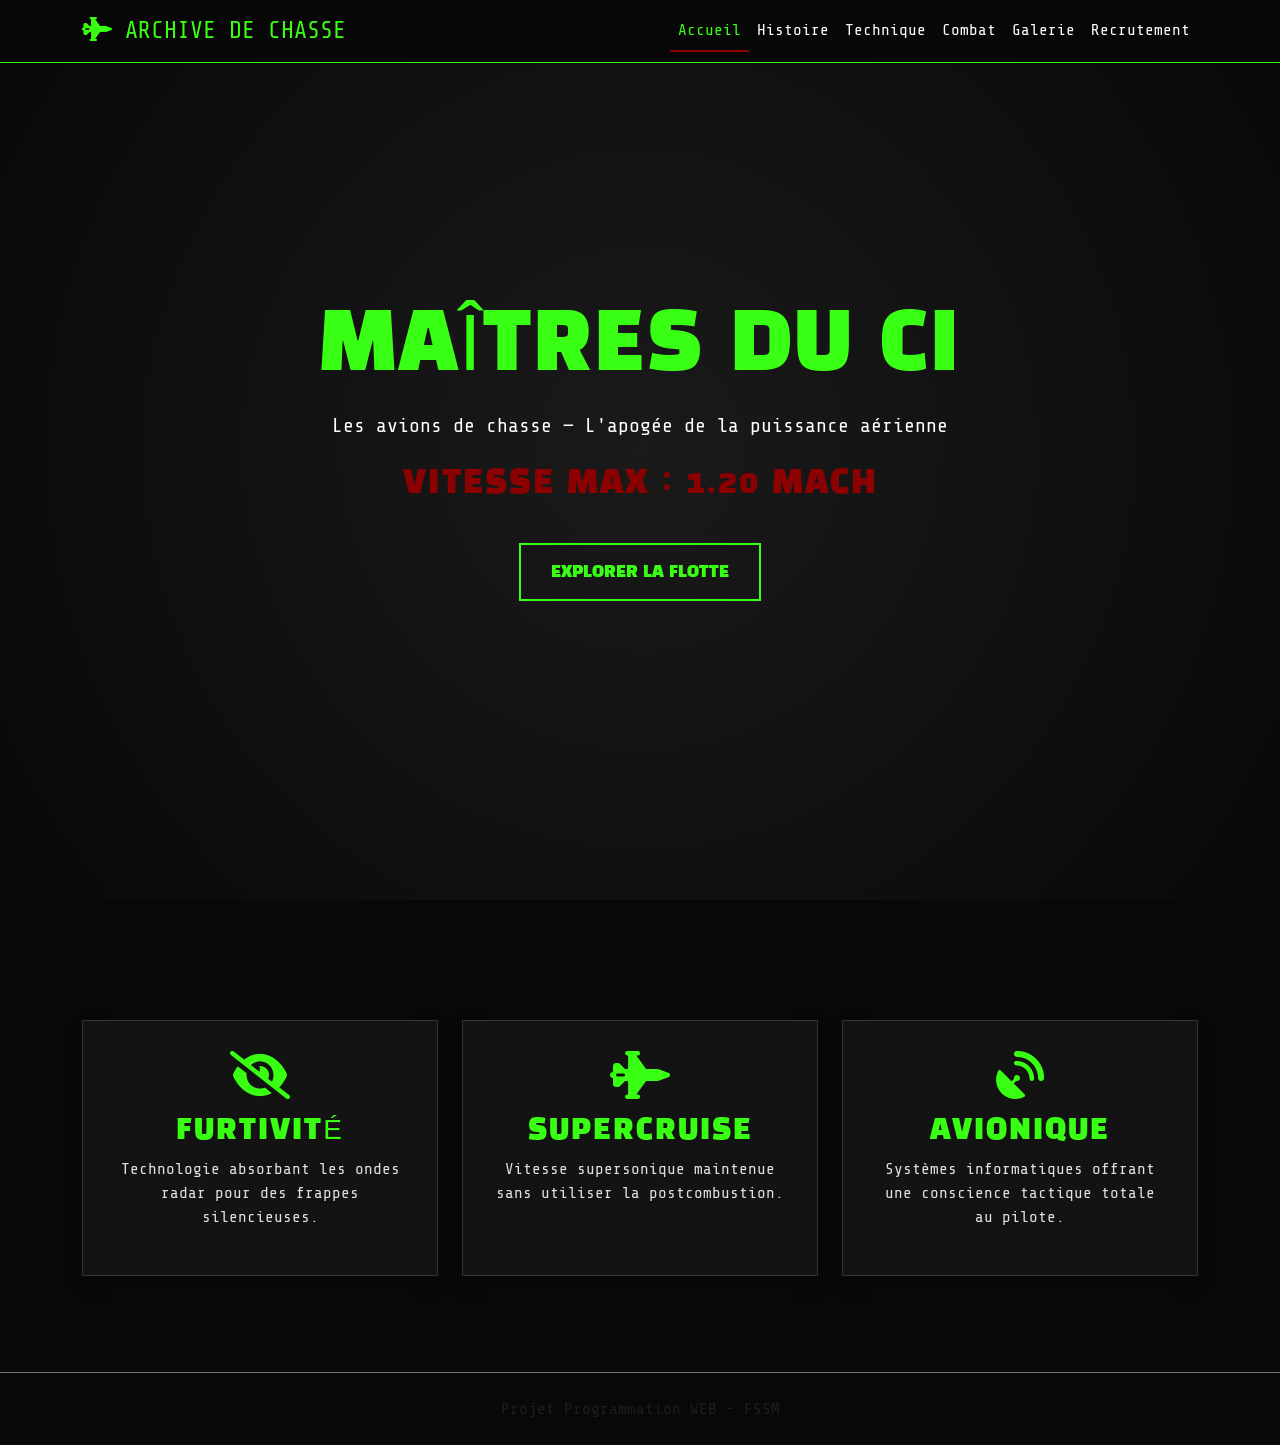
<file: index.html>
<!DOCTYPE html>
<html lang="fr">
<head>
    <meta charset="UTF-8">
    <title>MAITRES DU CIEL | Accueil</title>
    <link href="https://cdn.jsdelivr.net/npm/bootstrap@5.3.0/dist/css/bootstrap.min.css" rel="stylesheet">
    <link href="https://fonts.googleapis.com/css2?family=Black+Han+Sans&family=Share+Tech+Mono&display=swap" rel="stylesheet">
    <link rel="stylesheet" href="https://cdnjs.cloudflare.com/ajax/libs/font-awesome/6.0.0/css/all.min.css">
    <link rel="stylesheet" href="style.css">
</head>
<body>

    <nav class="navbar navbar-expand-lg fixed-top navbar-dark">
        <div class="container">
            <a class="navbar-brand" href="index.html"><i class="fas fa-fighter-jet"></i> ARCHIVE DE CHASSE</a>
            <button class="navbar-toggler" type="button" data-bs-toggle="collapse" data-bs-target="#navbarNav">
                <span class="navbar-toggler-icon"></span>
            </button>
            <div class="collapse navbar-collapse" id="navbarNav">
                <ul class="navbar-nav ms-auto">
                    <li class="nav-item"><a class="nav-link active" href="index.html">Accueil</a></li>
                    <li class="nav-item"><a class="nav-link" href="histoire.html">Histoire</a></li>
                    <li class="nav-item"><a class="nav-link" href="technique.html">Technique</a></li>
                    <li class="nav-item"><a class="nav-link" href="combat.html">Combat</a></li>
                    <li class="nav-item"><a class="nav-link" href="galerie.html">Galerie</a></li>
                    <li class="nav-item"><a class="nav-link" href="recrutement.html">Recrutement</a></li>
                </ul>
            </div>
        </div>
    </nav>

    <header class="hero-section">
        <div class="container text-center">
            <h1 class="display-1" id="titre-machine"></h1>
            <p class="lead mt-3 text-white">Les avions de chasse — L'apogée de la puissance aérienne</p>
            
            <div class="my-4">
                <h2 style="color: var(--blood-red);">VITESSE MAX : <span id="machCounter">0.00</span> MACH</h2>
            </div>

            <a href="technique.html" class="btn-military mt-3">EXPLORER LA FLOTTE</a>
        </div>
    </header>

    <section class="container py-5">
        <div class="row g-4 mt-5 text-center">
            <div class="col-md-4">
                <div class="feature-card shadow">
                    <i class="fas fa-eye-slash fa-3x mb-3" style="color: var(--neon-green)"></i>
                    <h3>Furtivité</h3>
                    <p>Technologie absorbant les ondes radar pour des frappes silencieuses.</p>
                </div>
            </div>
            <div class="col-md-4">
                <div class="feature-card shadow">
                    <i class="fas fa-fighter-jet fa-3x mb-3" style="color: var(--neon-green)"></i>
                    <h3>Supercruise</h3>
                    <p>Vitesse supersonique maintenue sans utiliser la postcombustion.</p>
                </div>
            </div>
            <div class="col-md-4">
                <div class="feature-card shadow">
                    <i class="fas fa-satellite-dish fa-3x mb-3" style="color: var(--neon-green)"></i>
                    <h3>Avionique</h3>
                    <p>Systèmes informatiques offrant une conscience tactique totale au pilote.</p>
                </div>
            </div>
        </div>
    </section>

    <footer class="text-center py-4 mt-5 border-top border-secondary">
        <p class="mb-0 text-muted">Projet Programmation WEB - FSSM</p>
    </footer>

    <script src="https://cdn.jsdelivr.net/npm/bootstrap@5.3.0/dist/js/bootstrap.bundle.min.js"></script>
    <script src="script.js"></script>
</body>
</html>
</file>
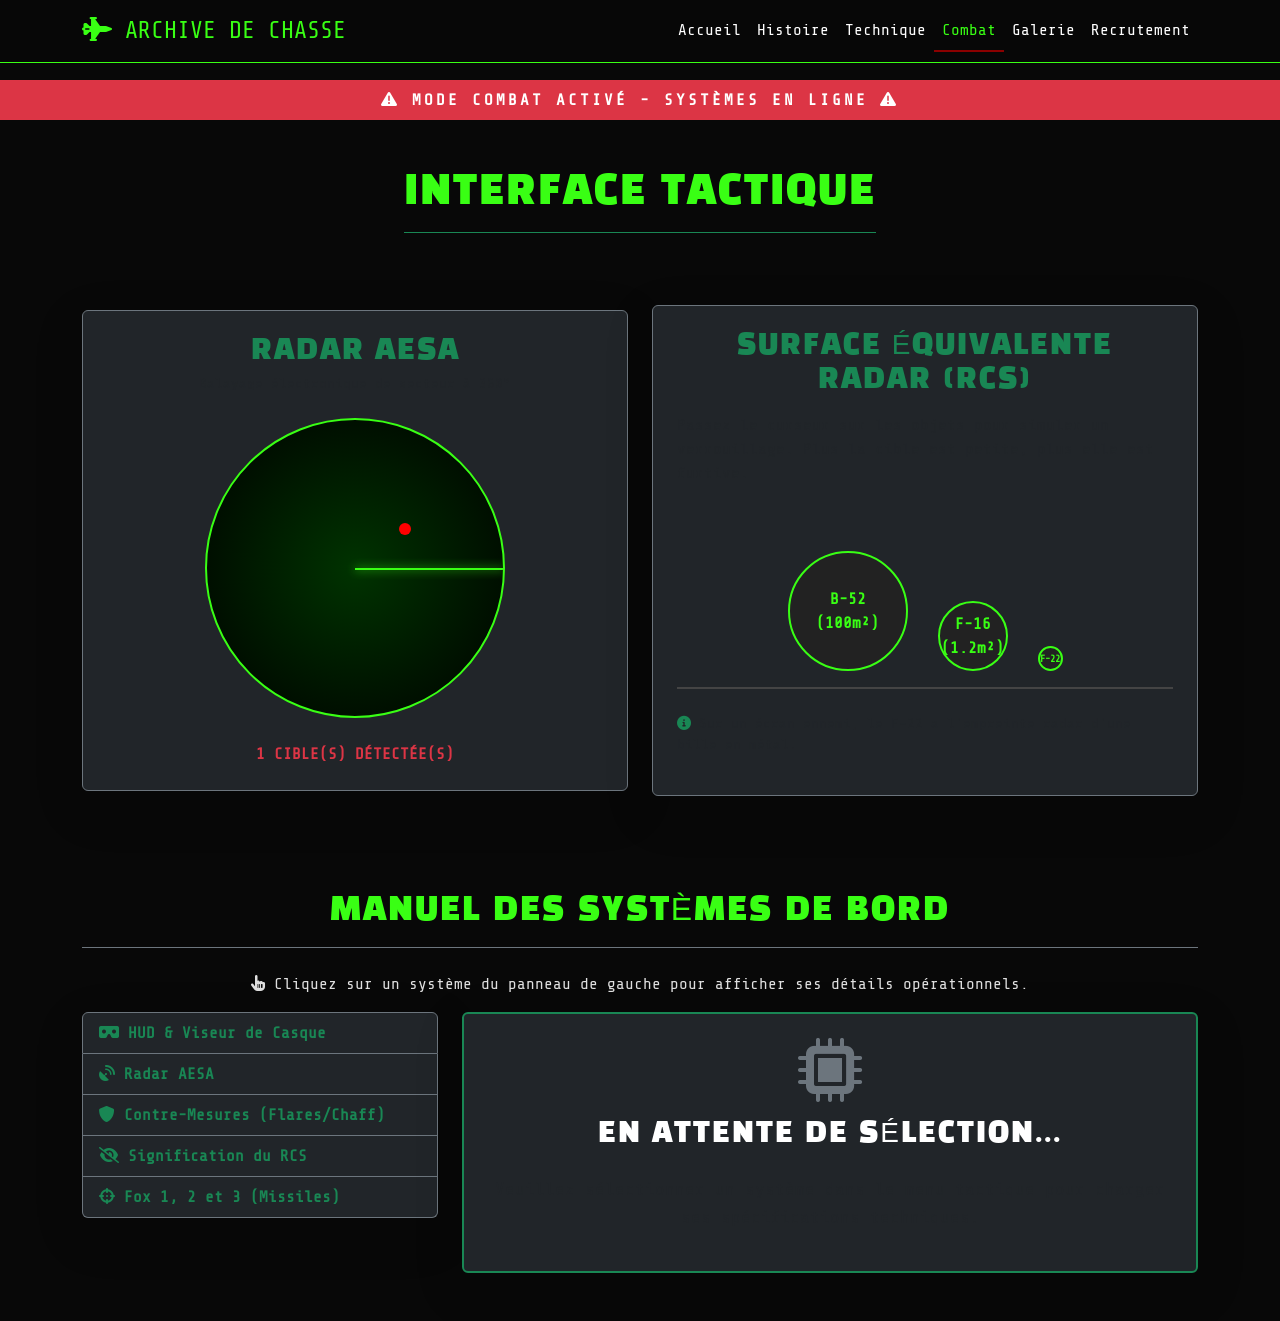
<file: combat.html>
<!DOCTYPE html>
<html lang="fr">
<head>
    <meta charset="UTF-8">
    <title>MAÎTRES DU CIEL | Combat</title>
    <link href="https://cdn.jsdelivr.net/npm/bootstrap@5.3.0/dist/css/bootstrap.min.css" rel="stylesheet">
    <link href="https://fonts.googleapis.com/css2?family=Black+Han+Sans&family=Share+Tech+Mono&display=swap" rel="stylesheet">
    <link rel="stylesheet" href="https://cdnjs.cloudflare.com/ajax/libs/font-awesome/6.0.0/css/all.min.css">
    <link rel="stylesheet" href="style.css">
</head>
<body style="padding-top: 80px;">

    <nav class="navbar navbar-expand-lg fixed-top navbar-dark">
        <div class="container">        
            <a class="navbar-brand" href="index.html"><i class="fas fa-fighter-jet"></i> ARCHIVE DE CHASSE</a>
            <button class="navbar-toggler" type="button" data-bs-toggle="collapse" data-bs-target="#navbarNav">
                <span class="navbar-toggler-icon"></span>
            </button>
            <div class="collapse navbar-collapse" id="navbarNav">
                <ul class="navbar-nav ms-auto">
                    <li class="nav-item"><a class="nav-link" href="index.html">Accueil</a></li>
                    <li class="nav-item"><a class="nav-link" href="histoire.html">Histoire</a></li>
                    <li class="nav-item"><a class="nav-link" href="technique.html">Technique</a></li>
                    <li class="nav-item"><a class="nav-link active" href="combat.html">Combat</a></li>
                    <li class="nav-item"><a class="nav-link" href="galerie.html">Galerie</a></li>
                    <li class="nav-item"><a class="nav-link" href="recrutement.html">Recrutement</a></li>
                </ul>
            </div>
        </div>
    </nav>

    <div class="bg-danger text-white text-center py-2 fw-bold" style="letter-spacing: 3px;">
        <i class="fas fa-exclamation-triangle"></i> MODE COMBAT ACTIVÉ - SYSTÈMES EN LIGNE <i class="fas fa-exclamation-triangle"></i>
    </div>

    <div class="container py-5 text-center">
        <h1 class="mb-5 border-bottom border-success pb-3 d-inline-block">INTERFACE TACTIQUE</h1>

        <div class="row align-items-center mt-4 mb-5">
            <div class="col-md-6 mb-5">
                <div class="card bg-dark border-secondary p-4 shadow-lg">
                    <h3 class="mb-1 text-success">RADAR AESA</h3>
                    <p class="text-muted small mb-4">Balayage électronique de secteur à 360°</p>
                    
                    <div class="radar-css mx-auto">
                        <div class="radar-sweep"></div>
                        <div class="radar-blip"></div>
                    </div>
                    <div class="mt-4 text-danger fw-bold">1 CIBLE(S) DÉTECTÉE(S)</div>
                </div>
            </div>

            <div class="col-md-6 mb-5">
                <div class="card bg-dark border-secondary p-4 shadow-lg h-100">
                    <h3 class="text-success mb-3">SURFACE ÉQUIVALENTE RADAR (RCS)</h3>
                    <p class="text-start mb-4">Passez le curseur sur les objets pour simuler un verrouillage. Plus la cible est petite, plus elle est furtive.</p>
                    
                    <div class="d-flex justify-content-center align-items-end pb-3 mt-auto" style="height: 180px; border-bottom: 2px solid #444;">
                        <div class="rcs-circle" style="width: 120px; height: 120px;" title="Bombardier lourd">B-52<br>(100m²)</div>
                        <div class="rcs-circle" style="width: 70px; height: 70px;" title="Chasseur standard">F-16<br>(1.2m²)</div>
                        <div class="rcs-circle" style="width: 25px; height: 25px; font-size: 10px;" title="Furtivité max">F-22</div>
                    </div>
                    
                    <p class="mt-4 text-start text-muted small"><i class="fas fa-info-circle text-success"></i> Sur un écran ennemi, le F-22 a l'empreinte radar d'une bille en métal.</p>
                </div>
            </div>
        </div>

        <h2 class="mt-5 mb-4 border-bottom border-secondary pb-3">MANUEL DES SYSTÈMES DE BORD</h2>
        <p class="texte-clair text-center"><i class="fas fa-hand-pointer"></i> Cliquez sur un système du panneau de gauche pour afficher ses détails opérationnels.</p>

        <div class="row text-start">
            <div class="col-md-4 mb-4">
                <div class="list-group shadow-lg">
                    <button type="button" class="list-group-item list-group-item-action bg-dark text-success border-secondary fw-bold sys-btn" onclick="afficherInfosCombat('hud')">
                        <i class="fas fa-vr-cardboard"></i> HUD & Viseur de Casque
                    </button>
                    <button type="button" class="list-group-item list-group-item-action bg-dark text-success border-secondary fw-bold sys-btn" onclick="afficherInfosCombat('radar')">
                        <i class="fas fa-satellite-dish"></i> Radar AESA
                    </button>
                    <button type="button" class="list-group-item list-group-item-action bg-dark text-success border-secondary fw-bold sys-btn" onclick="afficherInfosCombat('cm')">
                        <i class="fas fa-shield-alt"></i> Contre-Mesures (Flares/Chaff)
                    </button>
                    <button type="button" class="list-group-item list-group-item-action bg-dark text-success border-secondary fw-bold sys-btn" onclick="afficherInfosCombat('rcs')">
                        <i class="fas fa-eye-slash"></i> Signification du RCS
                    </button>
                    <button type="button" class="list-group-item list-group-item-action bg-dark text-success border-secondary fw-bold sys-btn" onclick="afficherInfosCombat('armes')">
                        <i class="fas fa-crosshairs"></i> Fox 1, 2 et 3 (Missiles)
                    </button>
                </div>
            </div>

            <div class="col-md-8">
                <div class="card bg-dark border-success shadow-lg h-100 p-4" style="border-width: 2px;">
                    <div class="text-center" id="combat-icone-container">
                        <i id="combat-icone" class="fas fa-microchip fa-4x text-secondary mb-3"></i>
                    </div>
                    <h3 id="combat-titre" class="text-white text-center mb-4">EN ATTENTE DE SÉLECTION...</h3>
                    <div id="combat-desc" class="text-light" style="font-size: 1.1rem; line-height: 1.6;">
                        <p class="text-center text-muted">Veuillez sélectionner un système dans le menu tactique pour charger ses spécifications techniques.</p>
                    </div>
                </div>
            </div>
        </div>
    </div>

    <script src="https://cdn.jsdelivr.net/npm/bootstrap@5.3.0/dist/js/bootstrap.bundle.min.js"></script>
    <script src="script.js"></script>
</body>
</html>
</file>
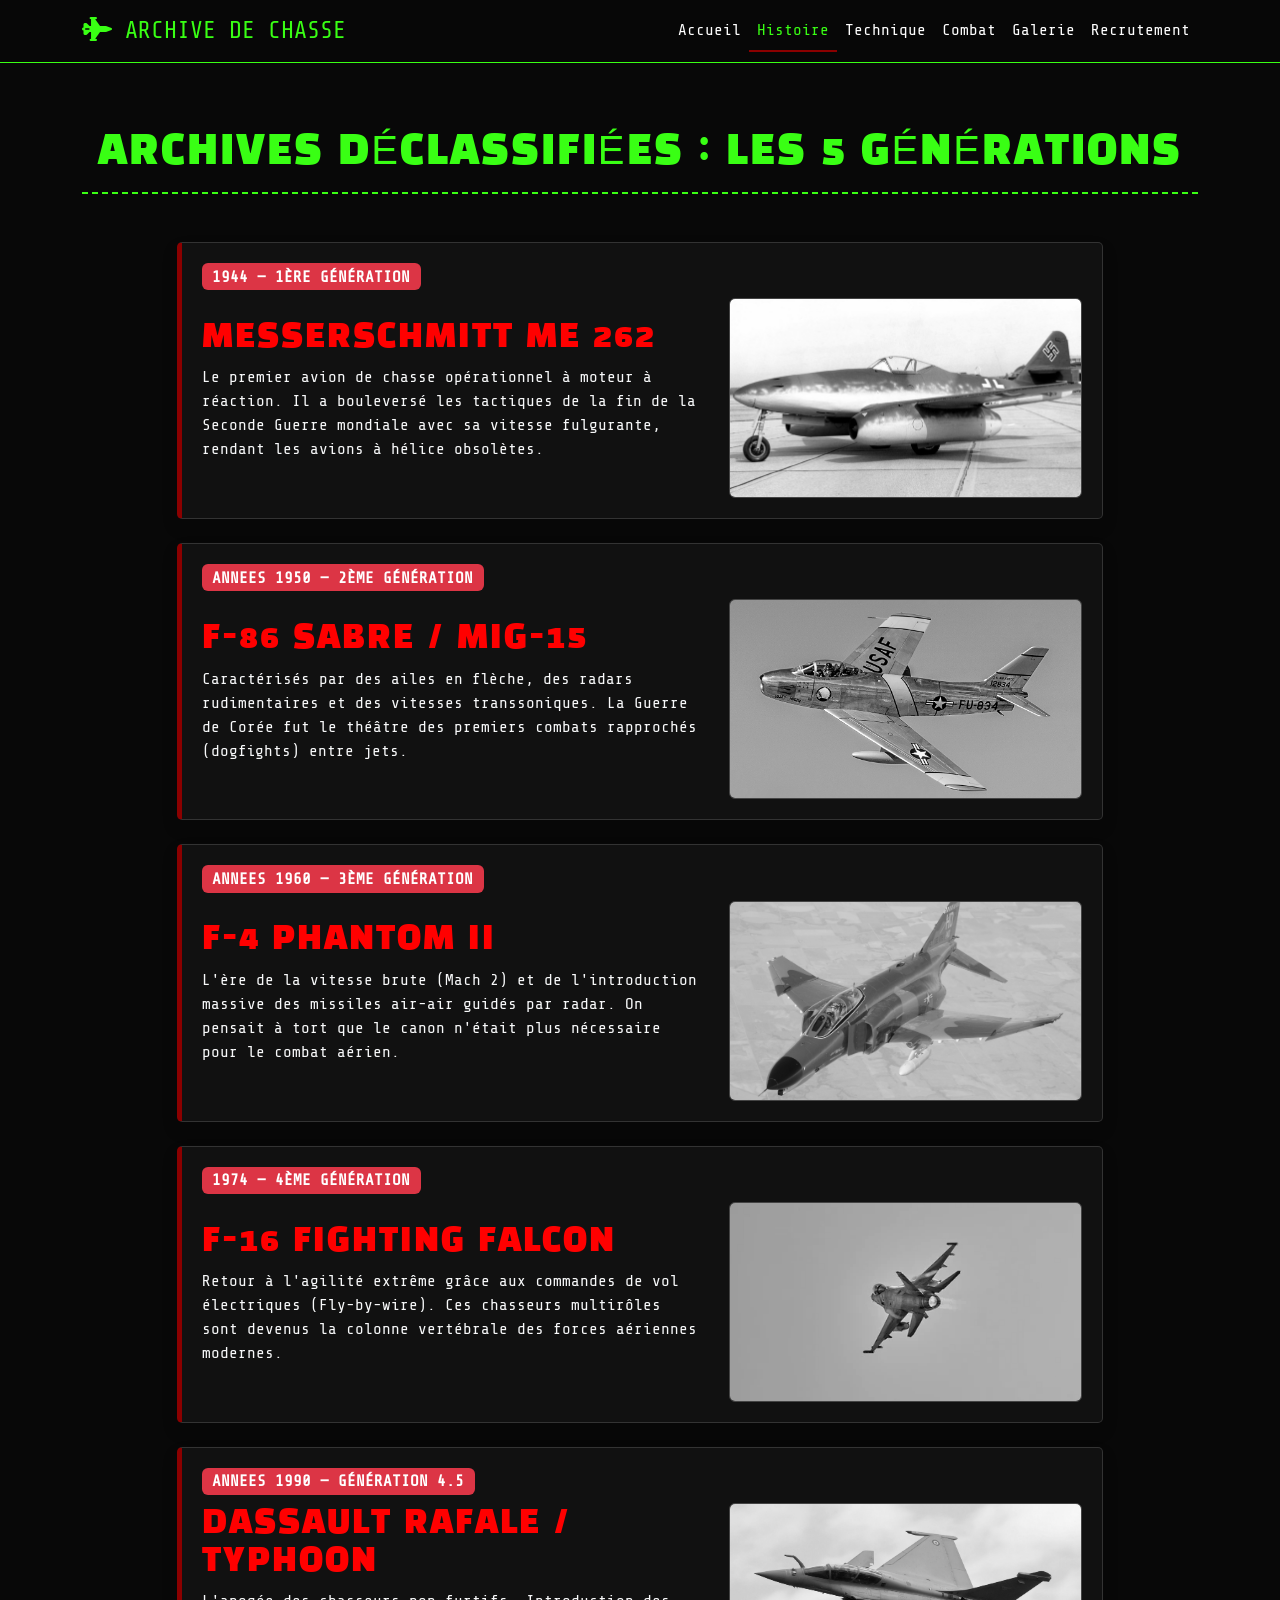
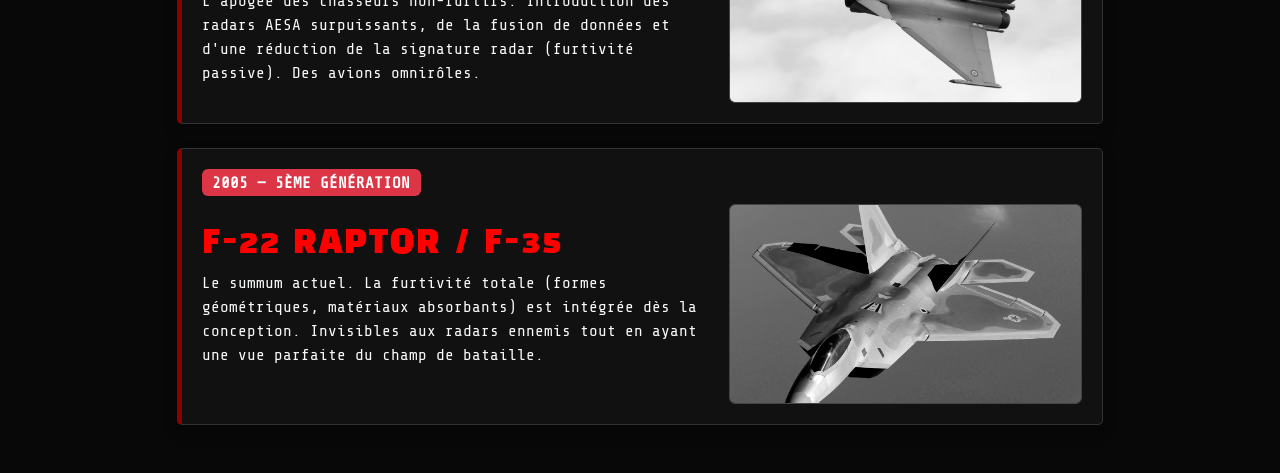
<file: histoire.html>
<!DOCTYPE html>
<html lang="fr">
<head>
    <meta charset="UTF-8">
    <title>MAÎTRES DU CIEL | Histoire</title>
    <link href="https://cdn.jsdelivr.net/npm/bootstrap@5.3.0/dist/css/bootstrap.min.css" rel="stylesheet">
    <link href="https://fonts.googleapis.com/css2?family=Black+Han+Sans&family=Share+Tech+Mono&display=swap" rel="stylesheet">
    <link rel="stylesheet" href="https://cdnjs.cloudflare.com/ajax/libs/font-awesome/6.0.0/css/all.min.css">
    <link rel="stylesheet" href="style.css">
</head>
<body style="padding-top: 80px;">

    <nav class="navbar navbar-expand-lg fixed-top navbar-dark">
        <div class="container">
            <a class="navbar-brand" href="index.html"><i class="fas fa-fighter-jet"></i> ARCHIVE DE CHASSE</a>
            <button class="navbar-toggler" type="button" data-bs-toggle="collapse" data-bs-target="#navbarNav">
                <span class="navbar-toggler-icon"></span>
            </button>
            <div class="collapse navbar-collapse" id="navbarNav">
                <ul class="navbar-nav ms-auto">
                    <li class="nav-item"><a class="nav-link" href="index.html">Accueil</a></li>
                    <li class="nav-item"><a class="nav-link active" href="histoire.html">Histoire</a></li>
                    <li class="nav-item"><a class="nav-link" href="technique.html">Technique</a></li>
                    <li class="nav-item"><a class="nav-link" href="combat.html">Combat</a></li>
                    <li class="nav-item"><a class="nav-link" href="galerie.html">Galerie</a></li>
                    <li class="nav-item"><a class="nav-link" href="recrutement.html">Recrutement</a></li>
                </ul>
            </div>
        </div>
    </nav>

    <div class="container py-5">
        <h1 class="text-center mb-5 pb-3" style="border-bottom: 2px dashed var(--neon-green);">ARCHIVES DÉCLASSIFIÉES : LES 5 GÉNÉRATIONS</h1>
        
        <div class="row justify-content-center g-4">
            
            <div class="col-md-10">
                <div class="timeline-card shadow">
                    <span class="badge bg-danger mb-2 fs-6">1944 — 1ÈRE GÉNÉRATION</span>
                    <div class="row align-items-center">
                        <div class="col-md-7">
                            <h2 style="color:red">Messerschmitt Me 262</h2>
                            <p class="text-light">Le premier avion de chasse opérationnel à moteur à réaction. Il a bouleversé les tactiques de la fin de la Seconde Guerre mondiale avec sa vitesse fulgurante, rendant les avions à hélice obsolètes.</p>
                        </div>
                        <div class="col-md-5">
                            <img src="images/Me.jpg" alt="Me 262" class="timeline-img img-fluid rounded">
                        </div>
                    </div>
                </div>
            </div>

            <div class="col-md-10">
                <div class="timeline-card shadow">
                    <span class="badge bg-danger mb-2 fs-6">ANNEES 1950 — 2ÈME GÉNÉRATION</span>
                    <div class="row align-items-center">
                        <div class="col-md-7">
                            <h2 style="color:red">F-86 Sabre / MiG-15</h2>
                            <p class="text-light">Caractérisés par des ailes en flèche, des radars rudimentaires et des vitesses transsoniques. La Guerre de Corée fut le théâtre des premiers combats rapprochés (dogfights) entre jets.</p>
                        </div>
                        <div class="col-md-5">
                            <img src="images/F-86.jpg" alt="F-86 Sabre" class="timeline-img img-fluid rounded">
                        </div>
                    </div>
                </div>
            </div>

            <div class="col-md-10">
                <div class="timeline-card shadow">
                    <span class="badge bg-danger mb-2 fs-6">ANNEES 1960 — 3ÈME GÉNÉRATION</span>
                    <div class="row align-items-center">
                        <div class="col-md-7">
                            <h2 style="color:red">F-4 Phantom II</h2>
                            <p class="text-light">L'ère de la vitesse brute (Mach 2) et de l'introduction massive des missiles air-air guidés par radar. On pensait à tort que le canon n'était plus nécessaire pour le combat aérien.</p>
                        </div>
                        <div class="col-md-5">
                            <img src="images/F-4.jpg" alt="F-4 Phantom" class="timeline-img img-fluid rounded">
                        </div>
                    </div>
                </div>
            </div>

            <div class="col-md-10">
                <div class="timeline-card shadow">
                    <span class="badge bg-danger mb-2 fs-6">1974 — 4ÈME GÉNÉRATION</span>
                    <div class="row align-items-center">
                        <div class="col-md-7">
                            <h2 style="color:red">F-16 Fighting Falcon</h2>
                            <p class="text-light">Retour à l'agilité extrême grâce aux commandes de vol électriques (Fly-by-wire). Ces chasseurs multirôles sont devenus la colonne vertébrale des forces aériennes modernes.</p>
                        </div>
                        <div class="col-md-5">
                            <img src="images/f16-en-vol.PNG" alt="F-16" class="timeline-img img-fluid rounded">
                        </div>
                    </div>
                </div>
            </div>

            <div class="col-md-10">
                <div class="timeline-card shadow">
                    <span class="badge bg-danger mb-2 fs-6">ANNEES 1990 — GÉNÉRATION 4.5</span>
                    <div class="row align-items-center">
                        <div class="col-md-7">
                            <h2 style="color:red">Dassault Rafale / Typhoon</h2>
                            <p class="text-light">L'apogée des chasseurs non-furtifs. Introduction des radars AESA surpuissants, de la fusion de données et d'une réduction de la signature radar (furtivité passive). Des avions omnirôles.</p>
                        </div>
                        <div class="col-md-5">
                            <img src="images/Rafale.jpg" alt="Rafale" class="timeline-img img-fluid rounded">
                        </div>
                    </div>
                </div>
            </div>

            <div class="col-md-10">
                <div class="timeline-card shadow">
                    <span class="badge bg-danger mb-2 fs-6">2005 — 5ÈME GÉNÉRATION</span>
                    <div class="row align-items-center">
                        <div class="col-md-7">
                            <h2 style="color:red">F-22 Raptor / F-35</h2>
                            <p class="text-light">Le summum actuel. La furtivité totale (formes géométriques, matériaux absorbants) est intégrée dès la conception. Invisibles aux radars ennemis tout en ayant une vue parfaite du champ de bataille.</p>
                        </div>
                        <div class="col-md-5">
                            <img src="images/f22.PNG" alt="F-22" class="timeline-img img-fluid rounded">
                        </div>
                    </div>
                </div>
            </div>

        </div>
    </div>

    <script src="https://cdn.jsdelivr.net/npm/bootstrap@5.3.0/dist/js/bootstrap.bundle.min.js"></script>
    <script src="script.js"></script>
</body>
</html>
</file>
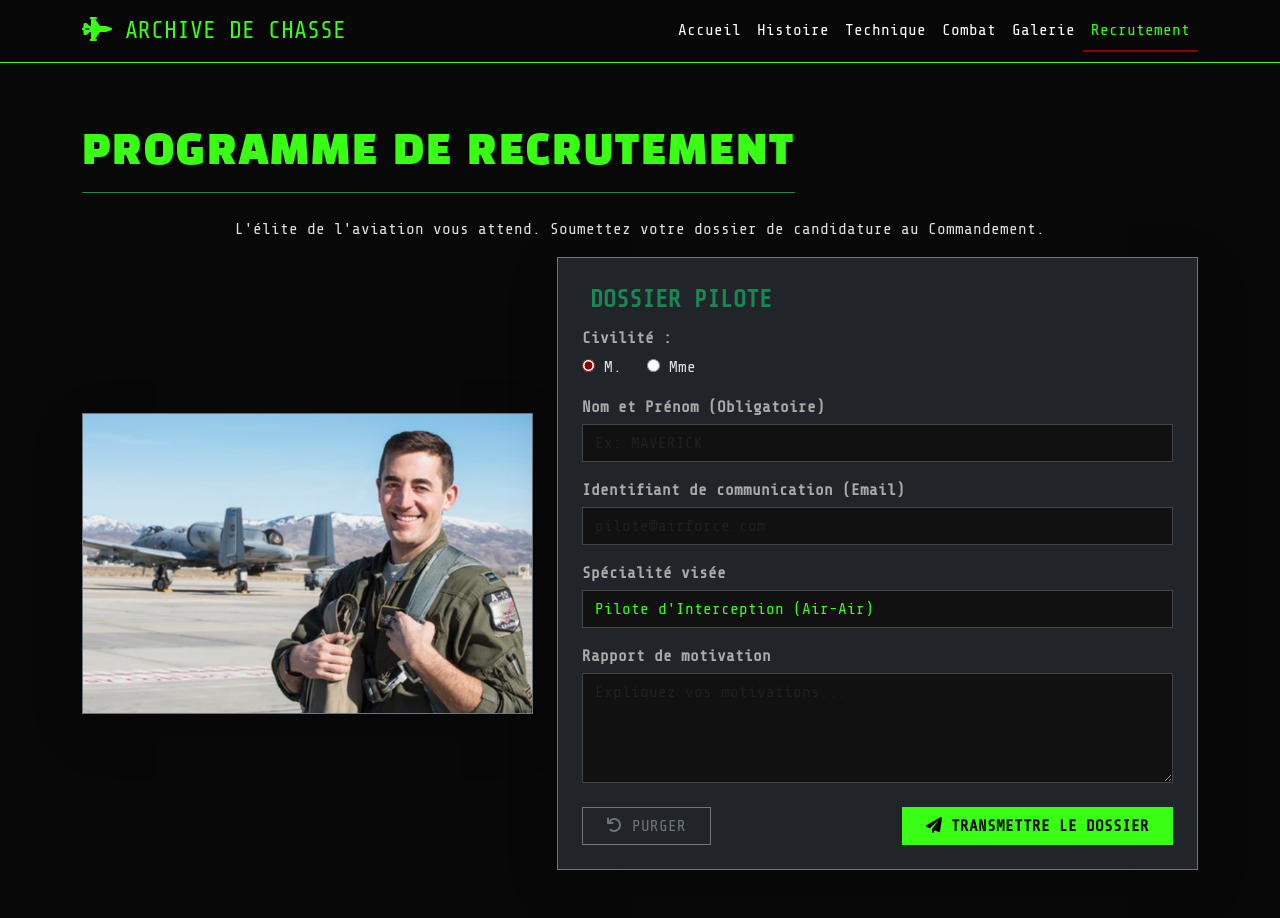
<file: recrutement.html>
<!DOCTYPE html>
<html lang="fr">
<head>
    <meta charset="UTF-8">
    <title>MAÎTRES DU CIEL | Recrutement</title>
    <link href="https://cdn.jsdelivr.net/npm/bootstrap@5.3.0/dist/css/bootstrap.min.css" rel="stylesheet">
    <link href="https://fonts.googleapis.com/css2?family=Black+Han+Sans&family=Share+Tech+Mono&display=swap" rel="stylesheet">
    <link rel="stylesheet" href="https://cdnjs.cloudflare.com/ajax/libs/font-awesome/6.0.0/css/all.min.css">
    <link rel="stylesheet" href="style.css">
</head>
<body style="padding-top: 80px;">

    <!-- NAVBAR BOOTSTRAP -->
    <nav class="navbar navbar-expand-lg fixed-top navbar-dark">
        <div class="container">
            <a class="navbar-brand" href="index.html"><i class="fas fa-fighter-jet"></i> ARCHIVE DE CHASSE</a>
            <button class="navbar-toggler" type="button" data-bs-toggle="collapse" data-bs-target="#navbarNav">
                <span class="navbar-toggler-icon"></span>
            </button>
            <div class="collapse navbar-collapse" id="navbarNav">
                <ul class="navbar-nav ms-auto">
                    <li class="nav-item"><a class="nav-link" href="index.html">Accueil</a></li>
                    <li class="nav-item"><a class="nav-link" href="histoire.html">Histoire</a></li>
                    <li class="nav-item"><a class="nav-link" href="technique.html">Technique</a></li>
                    <li class="nav-item"><a class="nav-link" href="combat.html">Combat</a></li>
                    <li class="nav-item"><a class="nav-link" href="galerie.html">Galerie</a></li>
                    <li class="nav-item"><a class="nav-link active" href="recrutement.html">Recrutement</a></li>
                </ul>
            </div>
        </div>
    </nav>

    <div class="container py-5">
        <h1 class="text-center mb-4 border-bottom border-success pb-3 d-inline-block">PROGRAMME DE RECRUTEMENT</h1>
        <p class="texte-clair text-center">L'élite de l'aviation vous attend. Soumettez votre dossier de candidature au Commandement.</p>
        
        <div class="row align-items-center">
            
            <!-- Image d'illustration -->
            <div class="col-md-5 mb-5 mb-md-0">
                <img src="images/fighter-pilot.png" class="img-fluid border border-secondary shadow-lg" alt="Pilote de chasse">
            </div>

            <!-- Formulaire HTML5 conforme au cours FSSM -->
            <div class="col-md-7">
                
                <!-- Zone pour le message d'erreur JS -->
                <div id="message-erreur" class="alert alert-danger" style="display: none; background-color: var(--blood-red); color: white; border: none;"></div>

                <form name="formRecrutement" action="#" method="POST" onsubmit="return validerRecrutement()">
                    
                    <fieldset class="border border-secondary p-4 bg-dark shadow-lg">
                        <legend class="text-success fw-bold w-auto px-2">DOSSIER PILOTE</legend>
                        
                        <!-- Civilité (Boutons Radio) -->
                        <div class="mb-3">
                            <label class="form-label">Civilité :</label><br>
                            <input type="radio" name="civilite" id="civM" value="M" class="radio-military" checked>
                            <label for="civM" class="me-3">M.</label>
                            
                            <input type="radio" name="civilite" id="civMme" value="Mme" class="radio-military">
                            <label for="civMme" class="me-3">Mme</label>
                        </div>

                        <!-- Nom et Prénom (Champs Text) -->
                        <div class="mb-3">
                            <label for="nom" class="form-label">Nom et Prénom (Obligatoire)</label>
                            <input type="text" id="nom" name="nom" class="form-control form-control-military" placeholder="Ex: MAVERICK" required pattern="[A-Za-z]+">
                        </div>

                        <!-- Email (Champ Text) -->
                        <div class="mb-3">
                            <label for="email" class="form-label">Identifiant de communication (Email)</label>
                            <input type="text" id="email" name="email" class="form-control form-control-military" placeholder="pilote@airforce.com" required>
                        </div>

                        <!-- Spécialité (Liste de sélection) -->
                        <div class="mb-3">
                            <label for="specialite" class="form-label">Spécialité visée</label>
                            <select id="specialite" name="specialite" class="form-control form-control-military">
                                <option value="interception">Pilote d'Interception (Air-Air)</option>
                                <option value="bombardement">Pilote de Frappe (Air-Sol)</option>
                                <option value="reconnaissance">Reconnaissance Tactique</option>
                                <option value="drone">Opérateur Drone de combat</option>
                            </select>
                        </div>

                        <!-- Motivations (Textarea) -->
                        <div class="mb-4">
                            <label for="motivation" class="form-label">Rapport de motivation</label>
                            <textarea id="motivation" name="motivation" rows="4" class="form-control form-control-military" placeholder="Expliquez vos motivations..."></textarea>
                        </div>

                        <!-- Boutons Submit et Reset -->
                        <div class="d-flex justify-content-between">
                            <button type="reset" class="btn btn-outline-secondary rounded-0 px-4">
                                <i class="fas fa-undo"></i> PURGER
                            </button>
                            <button type="submit" class="btn btn-success rounded-0 px-4 fw-bold" style="background-color: var(--neon-green); color: black; border: none;">
                                <i class="fas fa-paper-plane"></i> TRANSMETTRE LE DOSSIER
                            </button>
                        </div>

                    </fieldset>
                </form>

            </div>
        </div>
    </div>

    <!-- Script Bootstrap et JS -->
    <script src="https://cdn.jsdelivr.net/npm/bootstrap@5.3.0/dist/js/bootstrap.bundle.min.js"></script>
    <script src="script.js"></script>
</body>
</html>
</file>
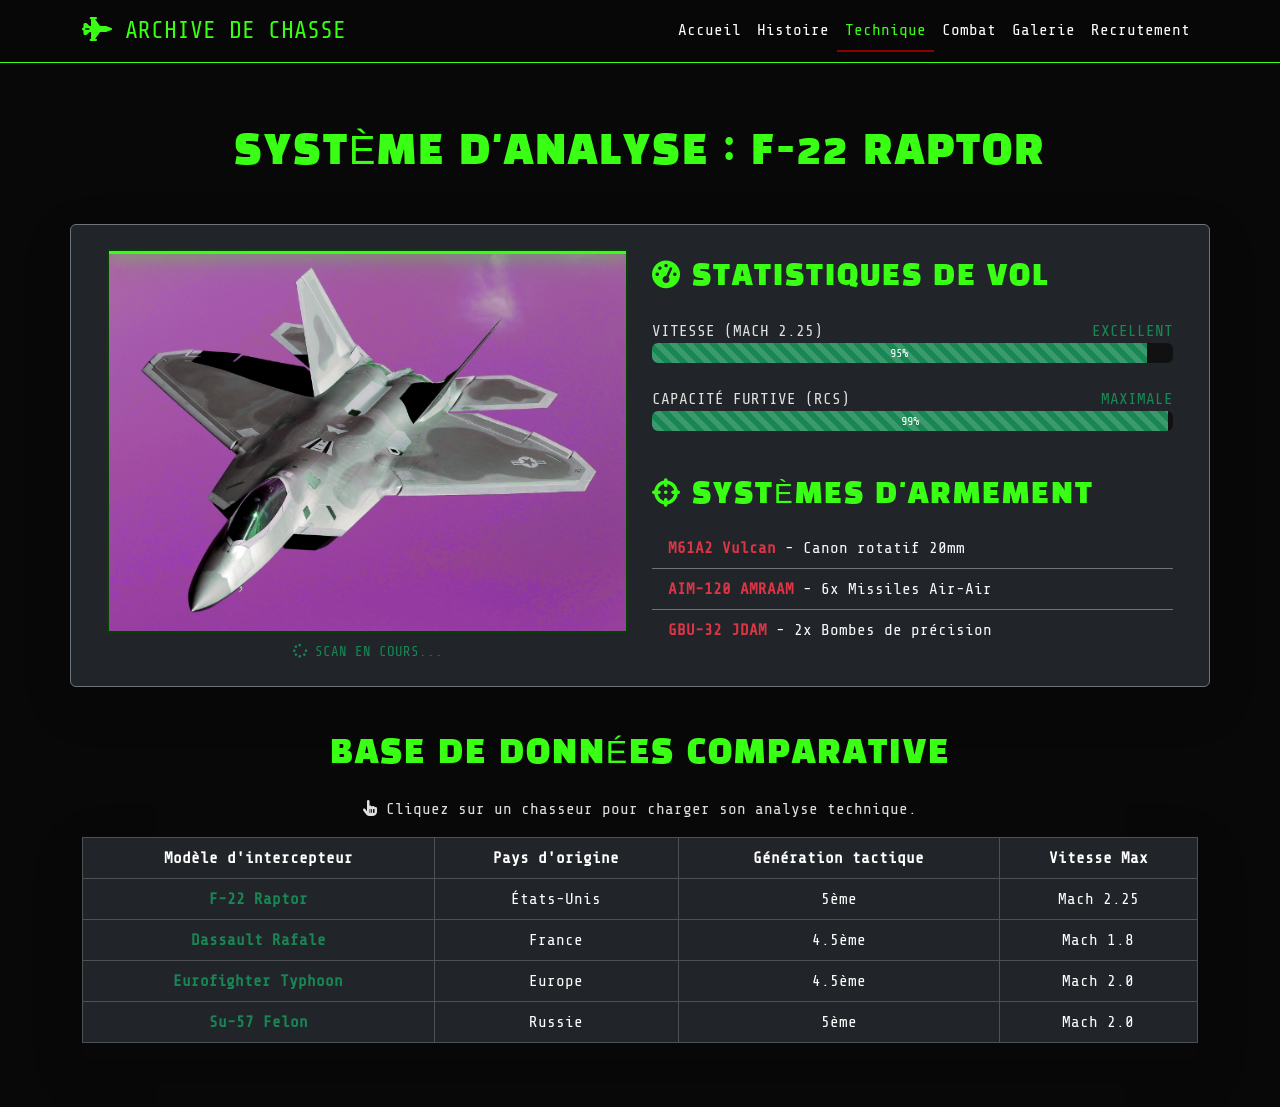
<file: technique.html>
<!DOCTYPE html>
<html lang="fr">
<head>
    <meta charset="UTF-8">
    <title>MAÎTRES DU CIEL | Technique</title>
    <link href="https://cdn.jsdelivr.net/npm/bootstrap@5.3.0/dist/css/bootstrap.min.css" rel="stylesheet">
    <link href="https://fonts.googleapis.com/css2?family=Black+Han+Sans&family=Share+Tech+Mono&display=swap" rel="stylesheet">
    <link rel="stylesheet" href="https://cdnjs.cloudflare.com/ajax/libs/font-awesome/6.0.0/css/all.min.css">
    <link rel="stylesheet" href="style.css">
</head>
<body style="padding-top: 80px;">

    <nav class="navbar navbar-expand-lg fixed-top navbar-dark">
        <div class="container">
            <a class="navbar-brand" href="index.html"><i class="fas fa-fighter-jet"></i> ARCHIVE DE CHASSE</a>
            <button class="navbar-toggler" type="button" data-bs-toggle="collapse" data-bs-target="#navbarNav">
                <span class="navbar-toggler-icon"></span>
            </button>
            <div class="collapse navbar-collapse" id="navbarNav">
                <ul class="navbar-nav ms-auto">
                    <li class="nav-item"><a class="nav-link" href="index.html">Accueil</a></li>
                    <li class="nav-item"><a class="nav-link" href="histoire.html">Histoire</a></li>
                    <li class="nav-item"><a class="nav-link active" href="technique.html">Technique</a></li>
                    <li class="nav-item"><a class="nav-link" href="combat.html">Combat</a></li>
                    <li class="nav-item"><a class="nav-link" href="galerie.html">Galerie</a></li>
                    <li class="nav-item"><a class="nav-link" href="recrutement.html">Recrutement</a></li>
                </ul>
            </div>
        </div>
    </nav>

    <div class="container py-5">
        <h1 class="text-center mb-5" id="analyse-titre">SYSTÈME D'ANALYSE : F-22 RAPTOR</h1>
        
        <div class="row align-items-center mb-5 bg-dark p-4 rounded border border-secondary shadow-lg">
            
            <div class="col-md-6 mb-4 mb-md-0">
                <div class="blueprint-container">
                    <img id="analyse-img" src="images/f22.PNG" class="img-fluid" style="filter: hue-rotate(90deg);" alt="Blueprint">
                    <div class="scanner-line"></div>
                </div>
                <div class="text-center mt-2 text-success small"><i class="fas fa-spinner fa-spin"></i> SCAN EN COURS...</div>
            </div>
            
            <div class="col-md-6">
                <h3 class="mb-4"><i class="fas fa-tachometer-alt"></i> STATISTIQUES DE VOL</h3>
                
                <div class="mb-4">
                    <div class="d-flex justify-content-between">
                        <label id="vitesse-label">VITESSE (MACH 2.25)</label>
                        <span class="text-success" id="vitesse-statut">EXCELLENT</span>
                    </div>
                    <div class="progress" style="height: 20px; background-color: #111;">
                        <div id="vitesse-barre" class="progress-bar progress-bar-striped progress-bar-animated bg-success" style="width: 95%; transition: width 1s;">95%</div>
                    </div>
                </div>

                <div class="mb-4">
                    <div class="d-flex justify-content-between">
                        <label id="furtivite-label">CAPACITÉ FURTIVE (RCS)</label>
                        <span class="text-success" id="furtivite-statut">MAXIMALE</span>
                    </div>
                    <div class="progress" style="height: 20px; background-color: #111;">
                        <div id="furtivite-barre" class="progress-bar progress-bar-striped progress-bar-animated bg-success" style="width: 99%; transition: width 1s;">99%</div>
                    </div>
                </div>
                
                <h3 class="mt-5 mb-3"><i class="fas fa-crosshairs"></i> SYSTÈMES D'ARMEMENT</h3>
                <ul class="list-group list-group-flush" style="background: transparent;" id="analyse-armes">
                    <li class="list-group-item bg-transparent text-light border-secondary"><strong class="text-danger">M61A2 Vulcan</strong> - Canon rotatif 20mm</li>
                    <li class="list-group-item bg-transparent text-light border-secondary"><strong class="text-danger">AIM-120 AMRAAM</strong> - 6x Missiles Air-Air</li>
                    <li class="list-group-item bg-transparent text-light border-secondary"><strong class="text-danger">GBU-32 JDAM</strong> - 2x Bombes de précision</li>
                </ul>
            </div>
        </div>

        <h2 class="text-center mt-5 mb-4">BASE DE DONNÉES COMPARATIVE</h2>
        <p class="texte-clair text-center"><i class="fas fa-hand-pointer"></i> Cliquez sur un chasseur pour charger son analyse technique.</p>
        
        <div class="table-responsive shadow-lg">
            <table class="table table-dark table-bordered table-hover text-center align-middle">
                <thead style="background-color: var(--neon-green); color: black;">
                    <tr>
                        <th>Modèle d'intercepteur</th>
                        <th>Pays d'origine</th>
                        <th>Génération tactique</th>
                        <th>Vitesse Max</th>
                    </tr>
                </thead>
                <tbody>
                    <tr style="cursor: pointer;" onclick="changerAnalyse('f22')">
                        <td class="text-success fw-bold">F-22 Raptor</td><td>États-Unis</td><td>5ème</td><td>Mach 2.25</td>
                    </tr>
                    <tr style="cursor: pointer;" onclick="changerAnalyse('rafale')">
                        <td class="text-success fw-bold">Dassault Rafale</td><td>France</td><td>4.5ème</td><td>Mach 1.8</td>
                    </tr>
                    <tr style="cursor: pointer;" onclick="changerAnalyse('typhoon')">
                        <td class="text-success fw-bold">Eurofighter Typhoon</td><td>Europe</td><td>4.5ème</td><td>Mach 2.0</td>
                    </tr>
                    <tr style="cursor: pointer;" onclick="changerAnalyse('su57')">
                        <td class="text-success fw-bold">Su-57 Felon</td><td>Russie</td><td>5ème</td><td>Mach 2.0</td>
                    </tr>
                </tbody>
            </table>
        </div>
    </div>

    <script src="https://cdn.jsdelivr.net/npm/bootstrap@5.3.0/dist/js/bootstrap.bundle.min.js"></script>
    <script src="script.js"></script>
</body>
</html>
</file>
<file: style.css>
/* =========================================
   VARIABLES ET DESIGN DE BASE
========================================= */
:root {
    --bg-dark: #080808;
    --neon-green: #39ff14;
    --blood-red: #8b0000;
    --text-main: #e0e0e0;
}

body {
    background-color: var(--bg-dark);
    color: var(--text-main);
    font-family: 'Share Tech Mono', monospace;
    overflow-x: hidden;
}

h1, h2, h3, h4 {
    font-family: 'Black Han Sans', sans-serif;
    color: var(--neon-green);
    text-transform: uppercase;
    letter-spacing: 2px;
}

/* =========================================
   BARRE DE NAVIGATION
========================================= */
.navbar {
    background: rgba(8, 8, 8, 0.95);
    border-bottom: 1px solid var(--neon-green);
}
.navbar-brand {
    color: var(--neon-green) !important;
    font-size: 1.5rem;
}
.nav-link {
    color: white !important;
    transition: 0.3s;
}
.nav-link:hover, .nav-link.active {
    color: var(--neon-green) !important;
    border-bottom: 2px solid var(--blood-red);
}

/* =========================================
   PAGE ACCUEIL : HERO & CARTES
========================================= */
.hero-section {
    height: 100vh;
    display: flex;
    align-items: center;
    justify-content: center;
    text-align: center;
    background: radial-gradient(circle, #1a1a1a 0%, #080808 100%);
}

.btn-military {
    display: inline-block;
    padding: 15px 30px;
    background: transparent;
    border: 2px solid var(--neon-green);
    color: var(--neon-green);
    text-decoration: none;
    font-family: 'Black Han Sans', sans-serif;
    transition: 0.3s;
}
.btn-military:hover {
    background: var(--neon-green);
    color: black;
    box-shadow: 0 0 15px var(--neon-green);
}

.feature-card {
    background: rgba(20, 20, 20, 0.9);
    border: 1px solid #333;
    padding: 30px;
    text-align: center;
    height: 100%;
    transition: 0.4s;
}
.feature-card:hover {
    border-color: var(--neon-green);
    transform: translateY(-10px);
    box-shadow: 0 10px 20px rgba(57, 255, 20, 0.1);
}

/* =========================================
   PAGE HISTOIRE : DOSSIERS MILITAIRES
========================================= */
.timeline-card {
    background-color: #111;
    border: 1px solid #333;
    border-left: 5px solid var(--blood-red);
    padding: 20px;
    border-radius: 5px;
    transition: all 0.4s ease-in-out;
    position: relative;
    overflow: hidden;
}
.timeline-card:hover {
    transform: translateY(-5px);
    box-shadow: 0 10px 20px rgba(57, 255, 20, 0.2);
    border-left: 5px solid var(--neon-green);
}
.timeline-img {
    width: 100%;
    height: 200px;
    object-fit: cover;
    filter: grayscale(100%);
    transition: filter 0.5s ease, transform 0.5s ease;
    border: 1px solid #444;
}
.timeline-card:hover .timeline-img {
    filter: grayscale(0%);
    transform: scale(1.03);
    border-color: var(--neon-green);
}

/* =========================================
   PAGE TECHNIQUE : EFFET SCANNER
========================================= */
.blueprint-container {
    position: relative;
    overflow: hidden;
    border: 2px solid #004400;
}
.scanner-line {
    position: absolute;
    top: 0; left: 0; 
    width: 100%; height: 3px;
    background: var(--neon-green);
    box-shadow: 0 0 15px var(--neon-green), 0 0 30px var(--neon-green);
    animation: scanUpDown 3s infinite linear;
}
@keyframes scanUpDown {
    0% { top: 0%; opacity: 0; }
    10% { opacity: 1; }
    90% { opacity: 1; }
    100% { top: 100%; opacity: 0; }
}

.list-group-item {
    transition: background-color 0.3s, padding-left 0.3s;
}
.list-group-item:hover {
    background-color: rgba(57, 255, 20, 0.1) !important;
    padding-left: 25px;
    border-left: 3px solid var(--neon-green);
}

/* =========================================
   PAGE COMBAT : RADAR ET RCS
========================================= */
.radar-css {
    width: 300px;
    height: 300px;
    border-radius: 50%;
    border: 2px solid var(--neon-green);
    position: relative;
    background: radial-gradient(circle, #003300 0%, #000000 100%);
    margin: 0 auto;
    overflow: hidden;
}
.radar-sweep {
    position: absolute;
    top: 50%;
    left: 50%;
    width: 150px;
    height: 2px;
    background: var(--neon-green);
    transform-origin: 0 50%;
    animation: radarRotation 4s linear infinite;
    box-shadow: 0 0 10px var(--neon-green);
}
@keyframes radarRotation {
    0% { transform: rotate(0deg); }
    100% { transform: rotate(360deg); }
}
.radar-blip {
    position: absolute;
    width: 12px; height: 12px;
    background-color: red;
    border-radius: 50%;
    top: 35%; left: 65%;
    animation: blink 1.5s infinite;
}
@keyframes blink {
    0%, 100% { opacity: 0; }
    50% { opacity: 1; box-shadow: 0 0 10px red; }
}
.rcs-circle {
    background: #222;
    border: 2px solid var(--neon-green);
    border-radius: 50%;
    display: inline-flex;
    align-items: center;
    justify-content: center;
    color: var(--neon-green);
    font-weight: bold;
    margin: 0 15px;
    transition: all 0.3s ease;
    cursor: crosshair;
}
.rcs-circle:hover {
    background: var(--blood-red);
    color: white;
    border-color: var(--blood-red);
    transform: scale(1.2);
    box-shadow: 0 0 20px red;
}

/* =========================================
   GALERIE ET MODAL (LIGHTBOX)
========================================= */
.gallery-item {
    margin-bottom: 20px;
    cursor: pointer;
    overflow: hidden;
}
.gallery-item img {
    width: 100%;
    height: 250px;
    object-fit: cover;
    border: 1px solid #333;
    transition: transform 0.4s;
}
.gallery-item:hover img {
    transform: scale(1.1);
    border-color: var(--neon-green);
}
.modal-custom {
    display: none; 
    position: fixed; 
    z-index: 2000; 
    left: 0; top: 0;
    width: 100%; height: 100%; 
    background-color: rgba(0,0,0,0.9);
    padding-top: 50px;
}
.modal-custom img {
    margin: auto;
    display: block;
    max-width: 90%;
    max-height: 80vh;
    border: 2px solid var(--neon-green);
}
.close-modal {
    position: absolute;
    top: 15px; right: 35px;
    color: white;
    font-size: 40px;
    cursor: pointer;
}
/* Effet survol sur les boutons du menu tactique (Page combat) */
.sys-btn {
    transition: background-color 0.3s, padding-left 0.3s;
}
.sys-btn:hover {
    background-color: rgba(57, 255, 20, 0.2) !important;
    color: white !important;
    padding-left: 25px; /* Petit décalage élégant vers la droite */
}
/* =========================================
   PAGE RECRUTEMENT : FORMULAIRE
========================================= */
.form-control-military {
    background-color: #111;
    border: 1px solid #444;
    color: var(--neon-green);
    border-radius: 0;
    transition: 0.3s;
}

.form-control-military:focus {
    background-color: #000;
    border-color: var(--neon-green);
    box-shadow: 0 0 10px rgba(57, 255, 20, 0.5);
    color: var(--neon-green);
    outline: none;
}

/* Style personnalisé pour les boutons radio */
.radio-military {
    accent-color: var(--blood-red);
}

.form-label {
    color: #aaa;
    font-weight: bold;
    margin-bottom: 5px;
}
</file>
